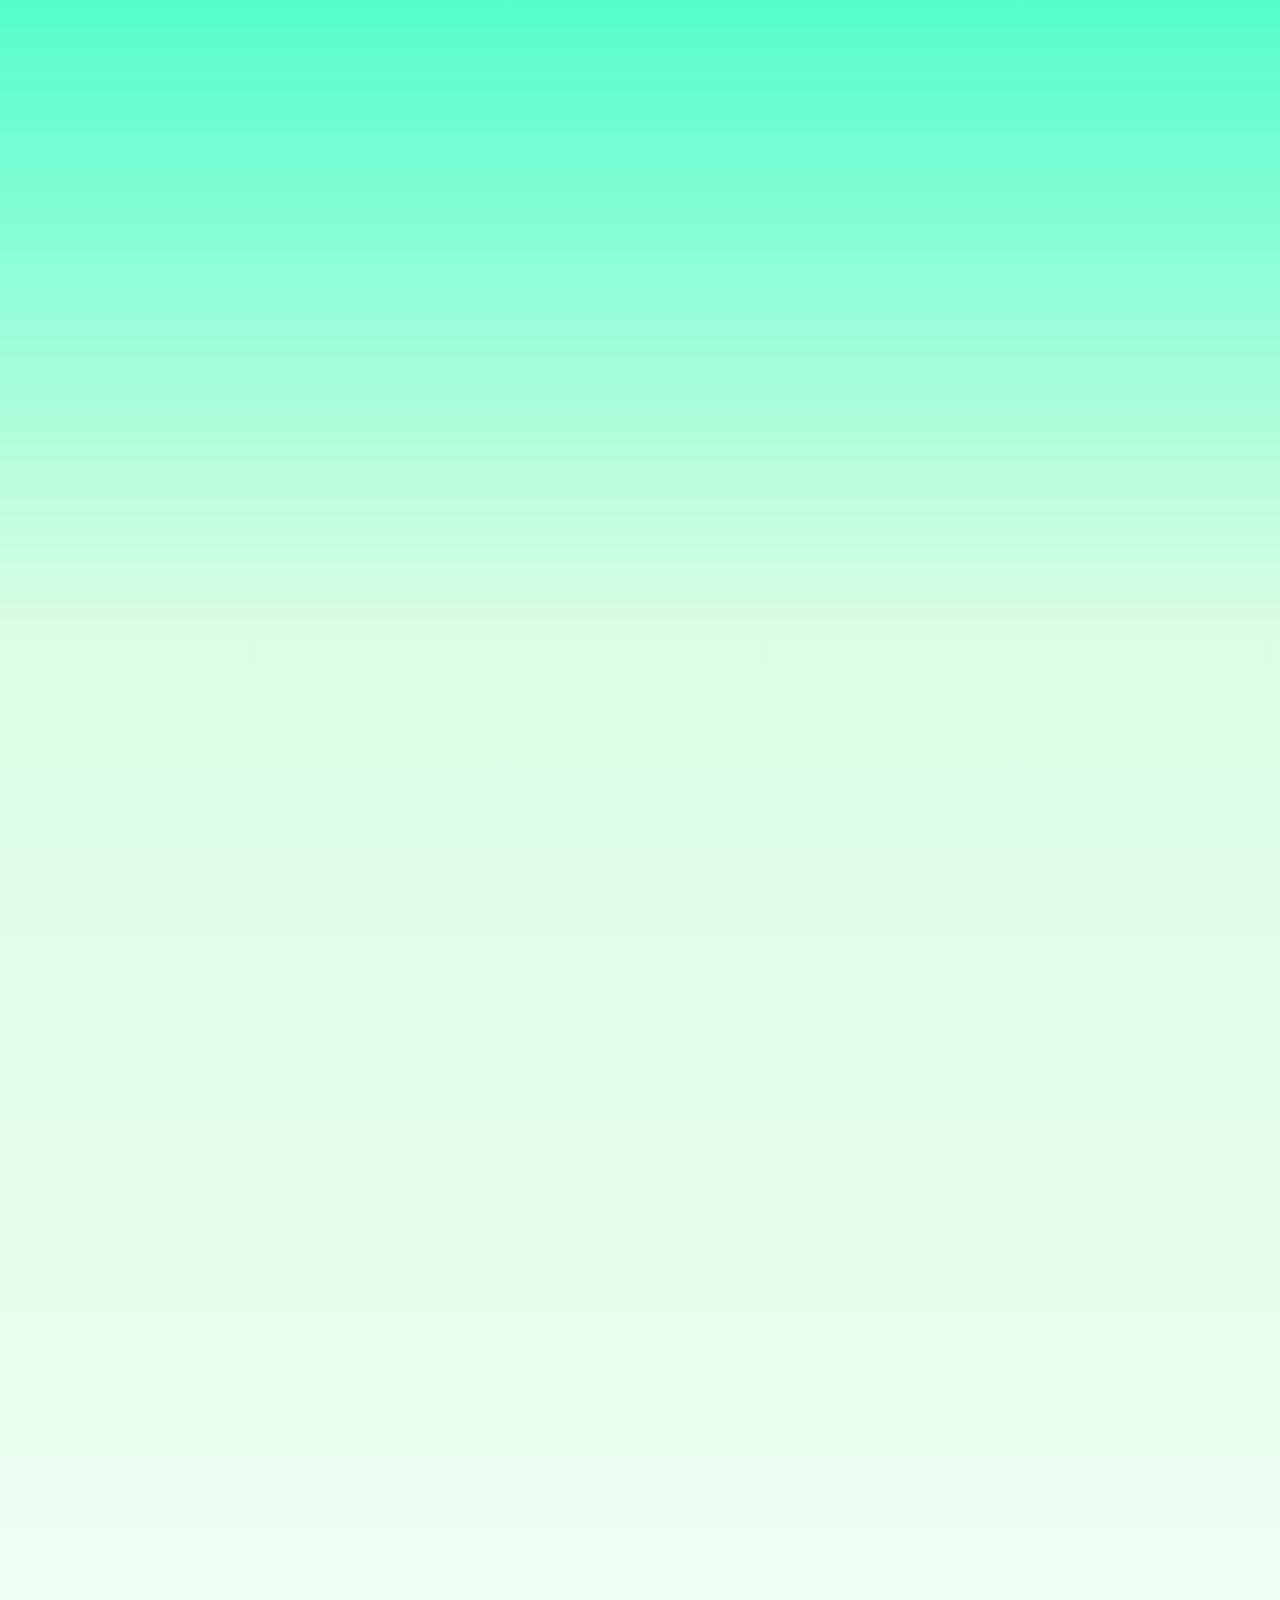
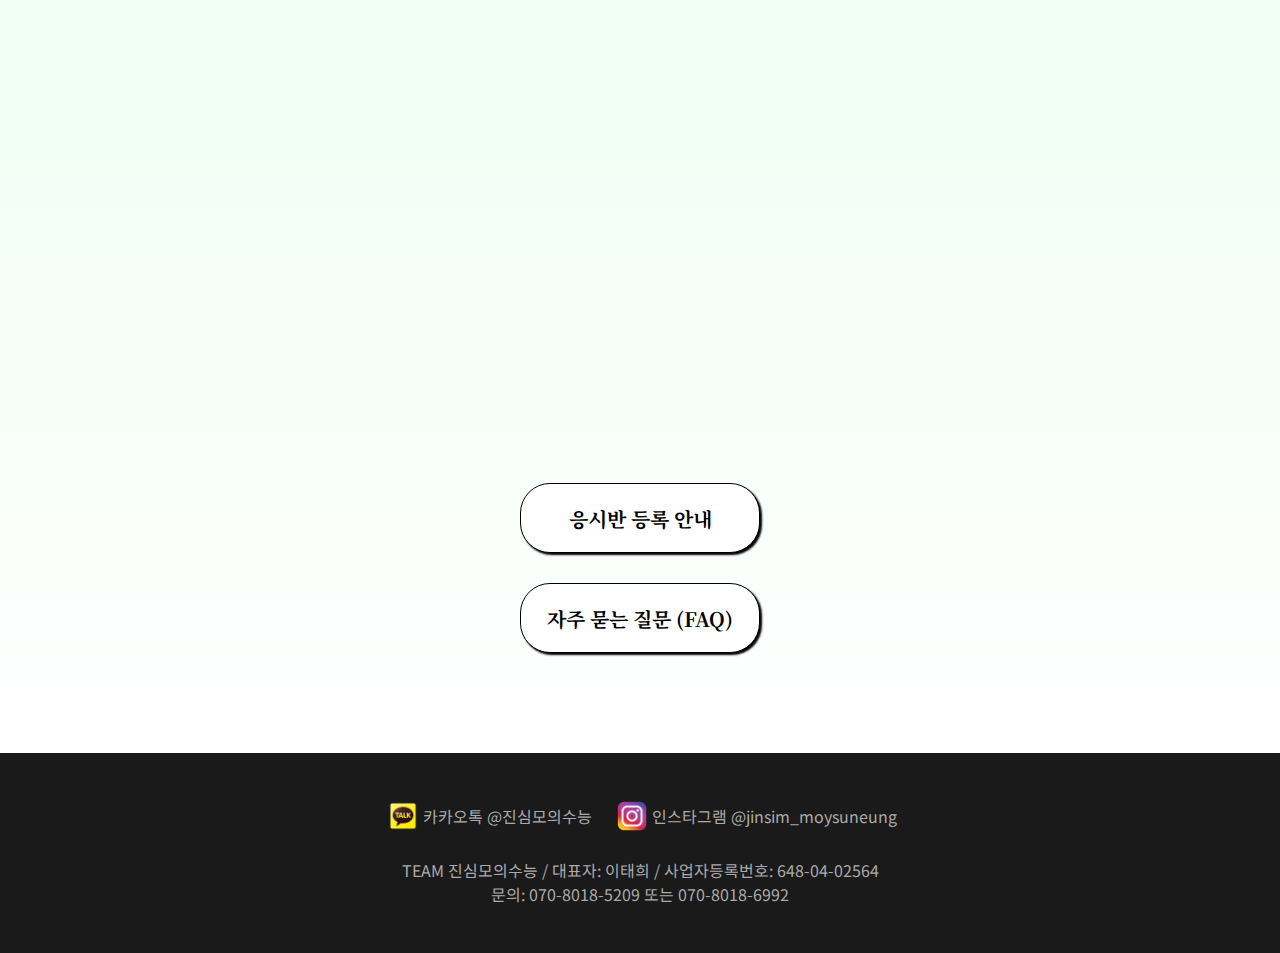
<file: index.html>
<!DOCTYPE html>
<html lang="en">
<head>
    <meta charset="UTF-8">
    <meta name="viewport" content="width=device-width, initial-scale=1.0">
    <meta property="og:image" content="meta-final-logo.png">
    <meta property="og:description" content="진심이 그 어떤 바람에도 흔들리지 않게.">
    <link rel="preconnect" href="https://fonts.googleapis.com">
    <link rel="preconnect" href="https://fonts.gstatic.com" crossorigin>
    <link href="https://fonts.googleapis.com/css2?family=Noto+Sans+KR:wght@400;700&family=Noto+Serif+KR:wght@400;700&display=swap" rel="stylesheet">
    <link rel="stylesheet" href="style.css">
    <link rel="shortcut icon" href="favicon.png">
    <title>진심 모의수능</title>
</head>


<body>
    <div class="container">
        <header>
            <div class="header">
                <a href="index.html"><img src="final-logo.png" class="logo"></a>
            </div>
        </header>
        <section class="content">
            <div class="grid">
                <div class="grid1"></div>
                <div class="grid2"></div>
            </div>
            <div>
            <p class="first-p">
            혼란의 2024학년도 입시,<br>
            대학을 가를 단 하나의 실수가<br>
            유년의 땀방울을 배신하지 않게,
            </p>
            <p>
            그래서<br>
            진심 모의수능 응시반은
            </p>
            <p>
            상위권 고3 학생들이 19년동안<br>
            경험해보지 못한<br>
            시험장의 싸늘한 공기에 무너지지 않게 하고자 합니다.
            </p>
            <p>
            진심 모의수능 응시반은
            </p>
            <p>
            몰입감을 방해하는<br>
            정해진 교재, 학원이 아닌
            </p>
            <p>
            <span>실제 학교 교실</span>에서<br>
            수능과 <span>동일한 시간</span>에<br>
            수험생이 <span>선호하는 모의고사</span>를<br>
            <span>직접 가져와서 응시</span>하는 
            </p>
            <p>
            <span>‘실전 수능 시뮬레이션’</span>을 제공합니다. 
            </p>
            <p>
            진심이 그 어떤 바람에도 흔들리지 않게.<br>
            모의수능 응시반을 대치동에서 모집 중에 있습니다.
            </p>
            </div>
        </section>
        <section class="buttons">
            <a class="button register" href="register.html">응시반 등록 안내</a>
            <a class="button faq" href="faq.html">자주 묻는 질문 (FAQ)</a>
        </section>
    </div>
    <footer class="footer">
    <div class="sns">
        <a href="http://pf.kakao.com/_JxoxjMG" target="_blank" class="sns-menu"><img src="kakaotalk.png">카카오톡 @진심모의수능</a>
        <a href="https://www.instagram.com/jinsim_moysuneung/" target="_blank" class="sns-menu"><img src="instagram.png">인스타그램 @jinsim_moysuneung</a>
    </div>
    
        TEAM 진심모의수능 / 대표자: 이태희 / 사업자등록번호: 648-04-02564<br>
        문의: 070-8018-5209 또는 070-8018-6992
    </footer>



    
</body>
</html>
</file>
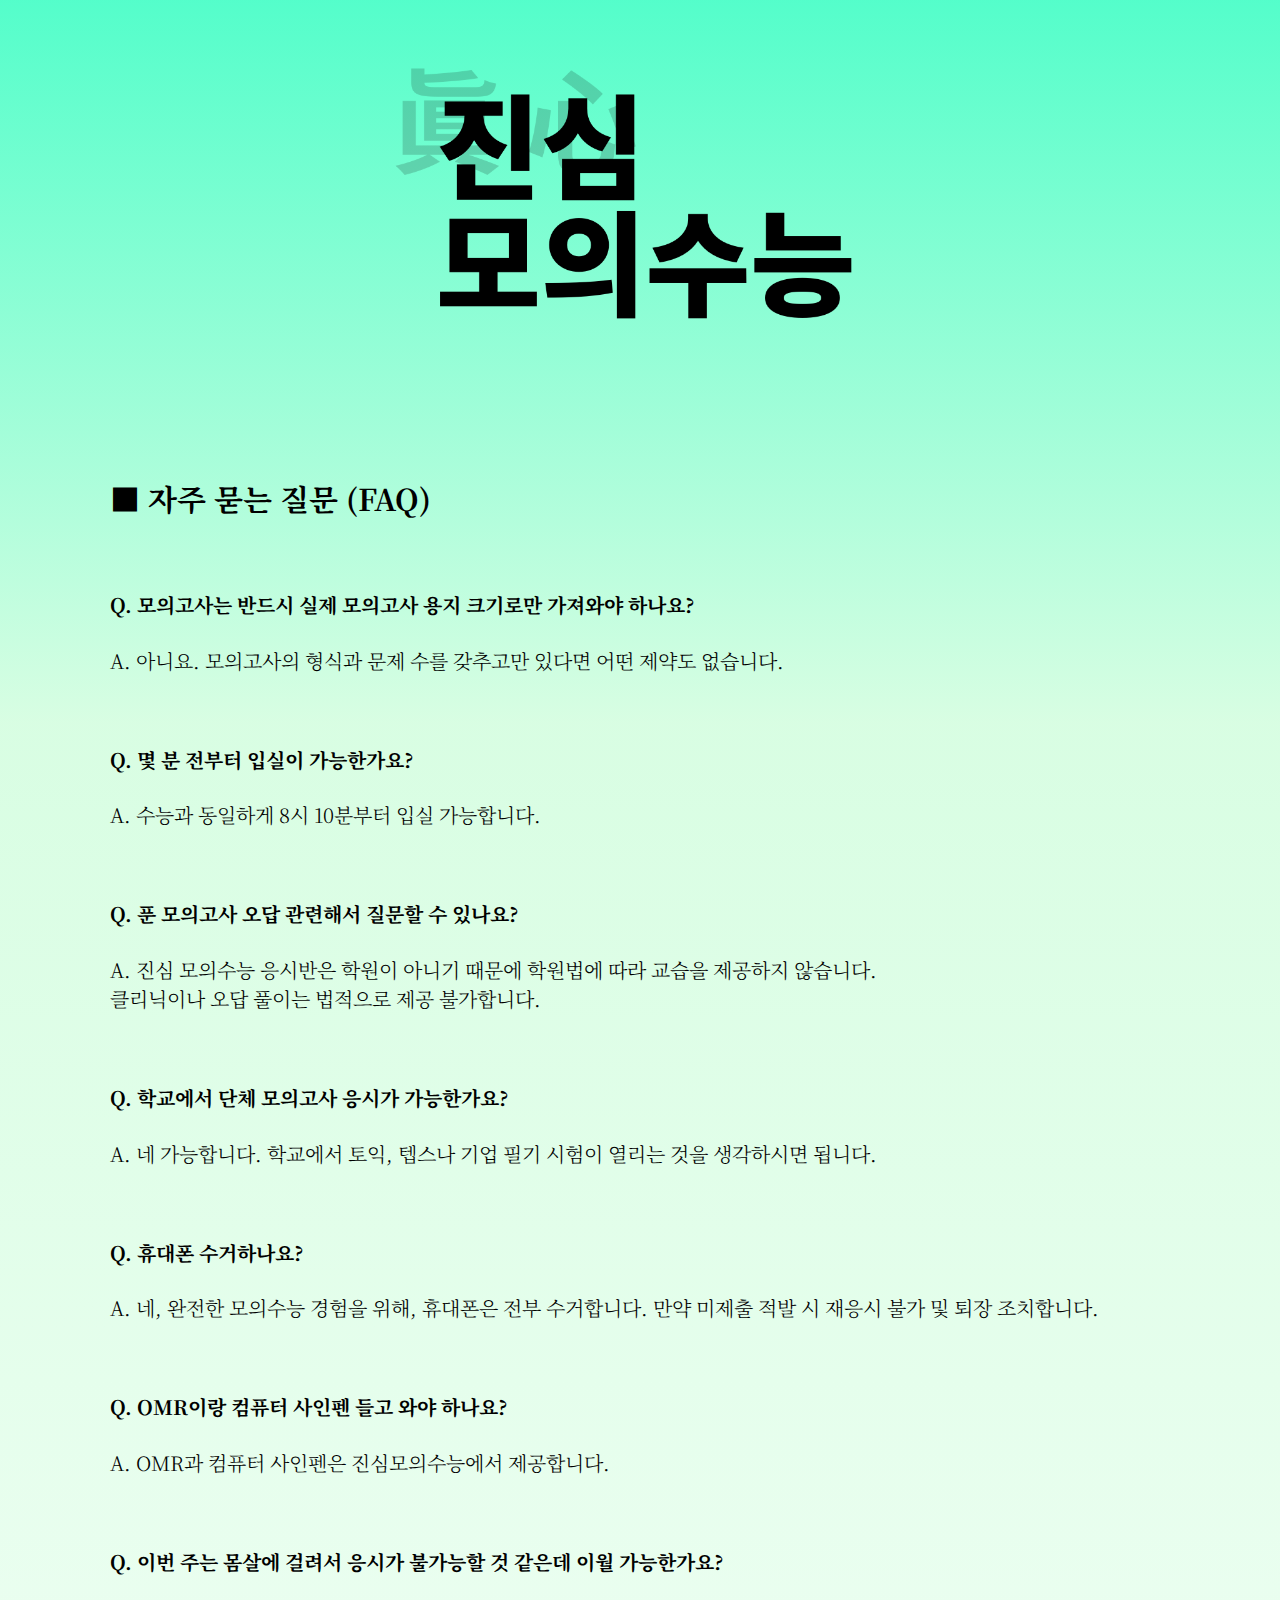
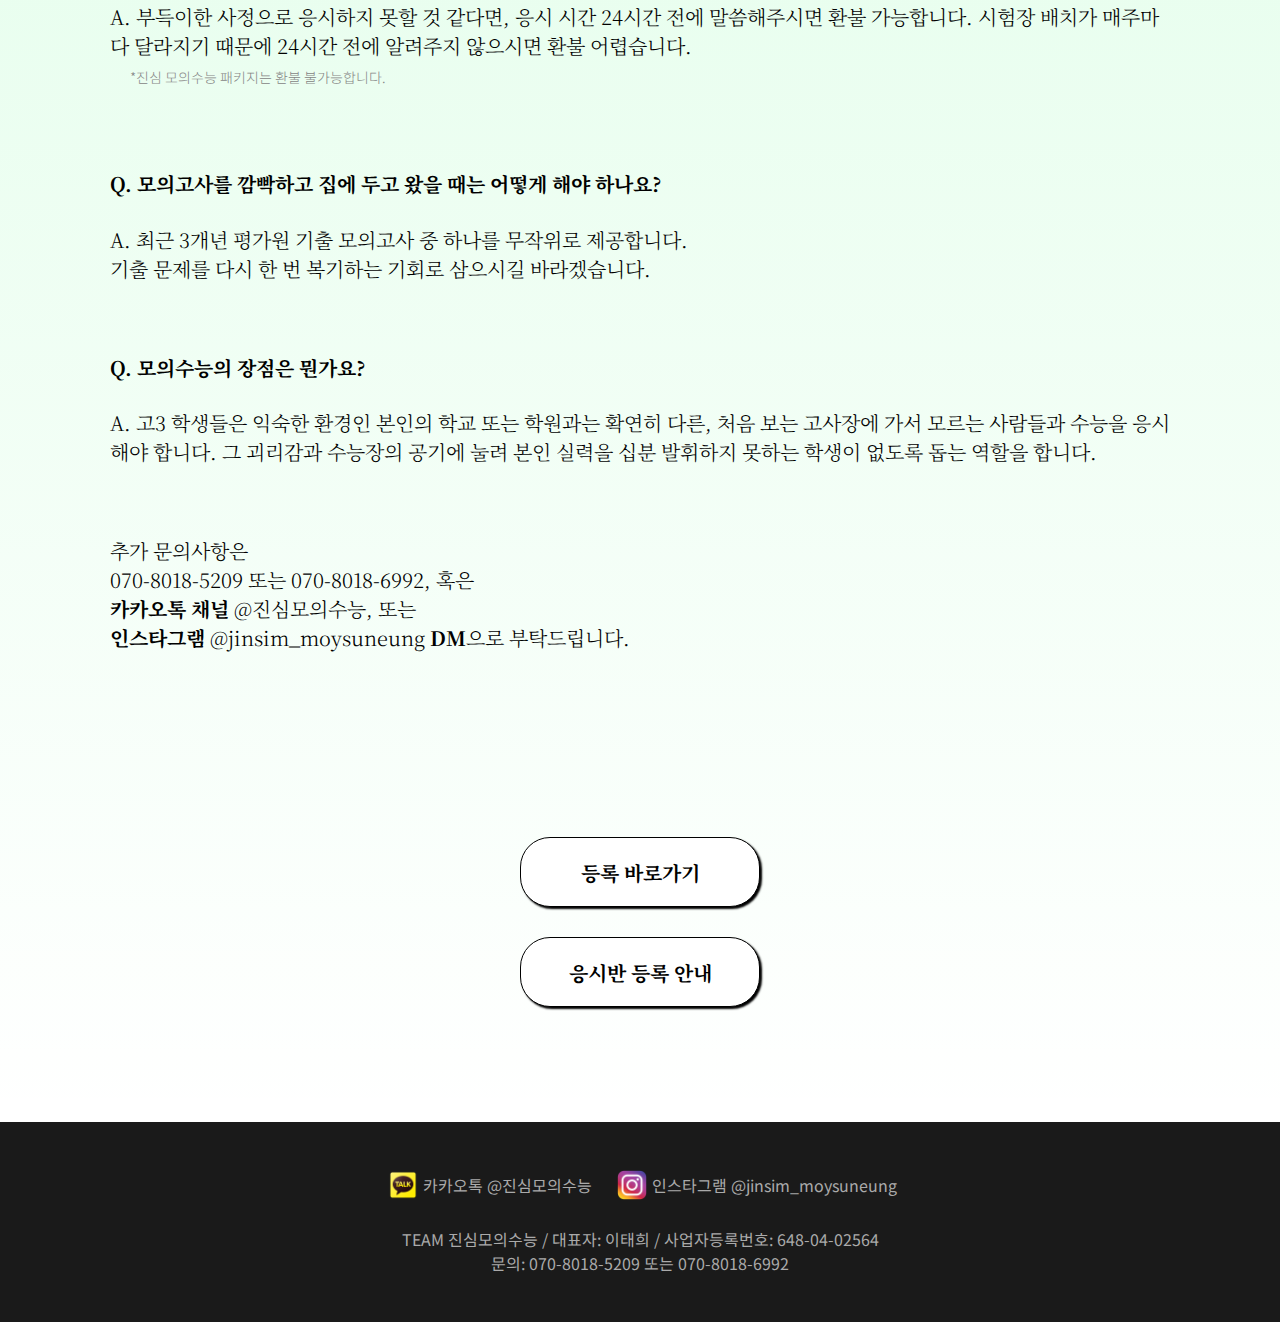
<file: faq.html>
<!DOCTYPE html>
<html lang="en">
<head>
    <meta charset="UTF-8">
    <meta name="viewport" content="width=device-width, initial-scale=1.0">
    <meta property="og:image" content="meta-final-logo.png">
    <meta property="og:description" content="진심이 그 어떤 바람에도 흔들리지 않게.">
    <link rel="preconnect" href="https://fonts.googleapis.com">
    <link rel="preconnect" href="https://fonts.gstatic.com" crossorigin>
    <link href="https://fonts.googleapis.com/css2?family=Noto+Sans+KR:wght@400;700&family=Noto+Serif+KR:wght@400;700&display=swap" rel="stylesheet">
    <link rel="stylesheet" href="style2.css">
    <link rel="shortcut icon" href="favicon.png">
    <title>진심 모의수능</title>
</head>


<body>
    <div class="container">
        <header>
            <div class="header">
                <a href="index.html"><img src="final-logo.png" class="logo"></a>
            </div>
        </header>
        <section class="content">
        <div>    
            <h2>■ 자주 묻는 질문 (FAQ)</h2>
            <div class="qna">
                <h4>Q. 모의고사는 반드시 실제 모의고사 용지 크기로만 가져와야 하나요?</h4>
                A. 아니요. 모의고사의 형식과 문제 수를 갖추고만 있다면 어떤 제약도 없습니다.
            </div>
            <div class="qna">
                <h4>Q. 몇 분 전부터 입실이 가능한가요?</h4>
                A. 수능과 동일하게 8시 10분부터 입실 가능합니다.
            </div>
            <div class="qna">    
                <h4>Q. 푼 모의고사 오답 관련해서 질문할 수 있나요?</h4>
                A. 진심 모의수능 응시반은 학원이 아니기 때문에 학원법에 따라 교습을 제공하지 않습니다.<br>
                클리닉이나 오답 풀이는 법적으로 제공 불가합니다.
            </div>
            <div class="qna">
                <h4>Q. 학교에서 단체 모의고사 응시가 가능한가요?</h4>
                A. 네 가능합니다. 학교에서 토익, 텝스나 기업 필기 시험이 열리는 것을 생각하시면 됩니다.
            </div>
            <div class="qna">
                <h4>Q. 휴대폰 수거하나요?</h4>
                A. 네, 완전한 모의수능 경험을 위해, 휴대폰은 전부 수거합니다. 만약 미제출 적발 시 재응시 불가 및 퇴장 조치합니다.
            </div>
            <div class="qna">    
                <h4>Q. OMR이랑 컴퓨터 사인펜 들고 와야 하나요?</h4>
                A. OMR과 컴퓨터 사인펜은 진심모의수능에서 제공합니다.
            </div>
            <div class="qna">    
                <h4>Q. 이번 주는 몸살에 걸려서 응시가 불가능할 것 같은데 이월 가능한가요?</h4>
                A. 부득이한 사정으로 응시하지 못할 것 같다면, 응시 시간 24시간 전에 말씀해주시면 환불 가능합니다.
                시험장 배치가 매주마다 달라지기 때문에 24시간 전에 알려주지 않으시면 환불 어렵습니다.<br>
                <span class="little">*진심 모의수능 패키지는 환불 불가능합니다.</span>
            </div>
            <div class="qna">    
                <h4>Q. 모의고사를 깜빡하고 집에 두고 왔을 때는 어떻게 해야 하나요?</h4>
                A. 최근 3개년 평가원 기출 모의고사 중 하나를 무작위로 제공합니다.<br>
                기출 문제를 다시 한 번 복기하는 기회로 삼으시길 바라겠습니다.
            </div>
            <div class="qna">    
                <h4>Q. 모의수능의 장점은 뭔가요?</h4>
                A. 고3 학생들은 익숙한 환경인 본인의 학교 또는 학원과는 확연히 다른,
                처음 보는 고사장에 가서 모르는 사람들과 수능을 응시해야 합니다.
                그 괴리감과 수능장의 공기에 눌려 본인 실력을 십분 발휘하지 못하는 학생이 없도록 돕는 역할을 합니다.
            </div>
            <p class="qna">
                추가 문의사항은<br>
                070-8018-5209 또는 070-8018-6992, 혹은<br>
                <span class="accent">카카오톡 채널</span> @진심모의수능, 또는<br>
                <span class="accent">인스타그램</span> @jinsim_moysuneung
                <span class="accent">DM</span>으로 부탁드립니다.
            </p>
        </div>
        </section>
        <section class="buttons">    
            <a href='https://docs.google.com/forms/d/e/1FAIpQLSdeh60H-NMUPPIKkvZt96O9qfNjVrV8Zgh1XJn8QKvV137kNA/viewform?usp=sf_link' target="_blank" class="google-form">등록 바로가기</a>
            <a href='register.html' class="google-form">응시반 등록 안내</a>
        </section>
        
            
        
        
    </div>
    <footer class="footer">
        <div class="sns">
            <a href="http://pf.kakao.com/_JxoxjMG" target="_blank" class="sns-menu"><img src="kakaotalk.png">카카오톡 @진심모의수능</a>
            <a href="https://www.instagram.com/jinsim_moysuneung/" target="_blank" class="sns-menu"><img src="instagram.png">인스타그램 @jinsim_moysuneung</a>
        </div>
        
        TEAM 진심모의수능 / 대표자: 이태희 / 사업자등록번호: 648-04-02564<br>
        문의: 070-8018-5209 또는 070-8018-6992
    </footer>



    
</body>
</html>
</file>
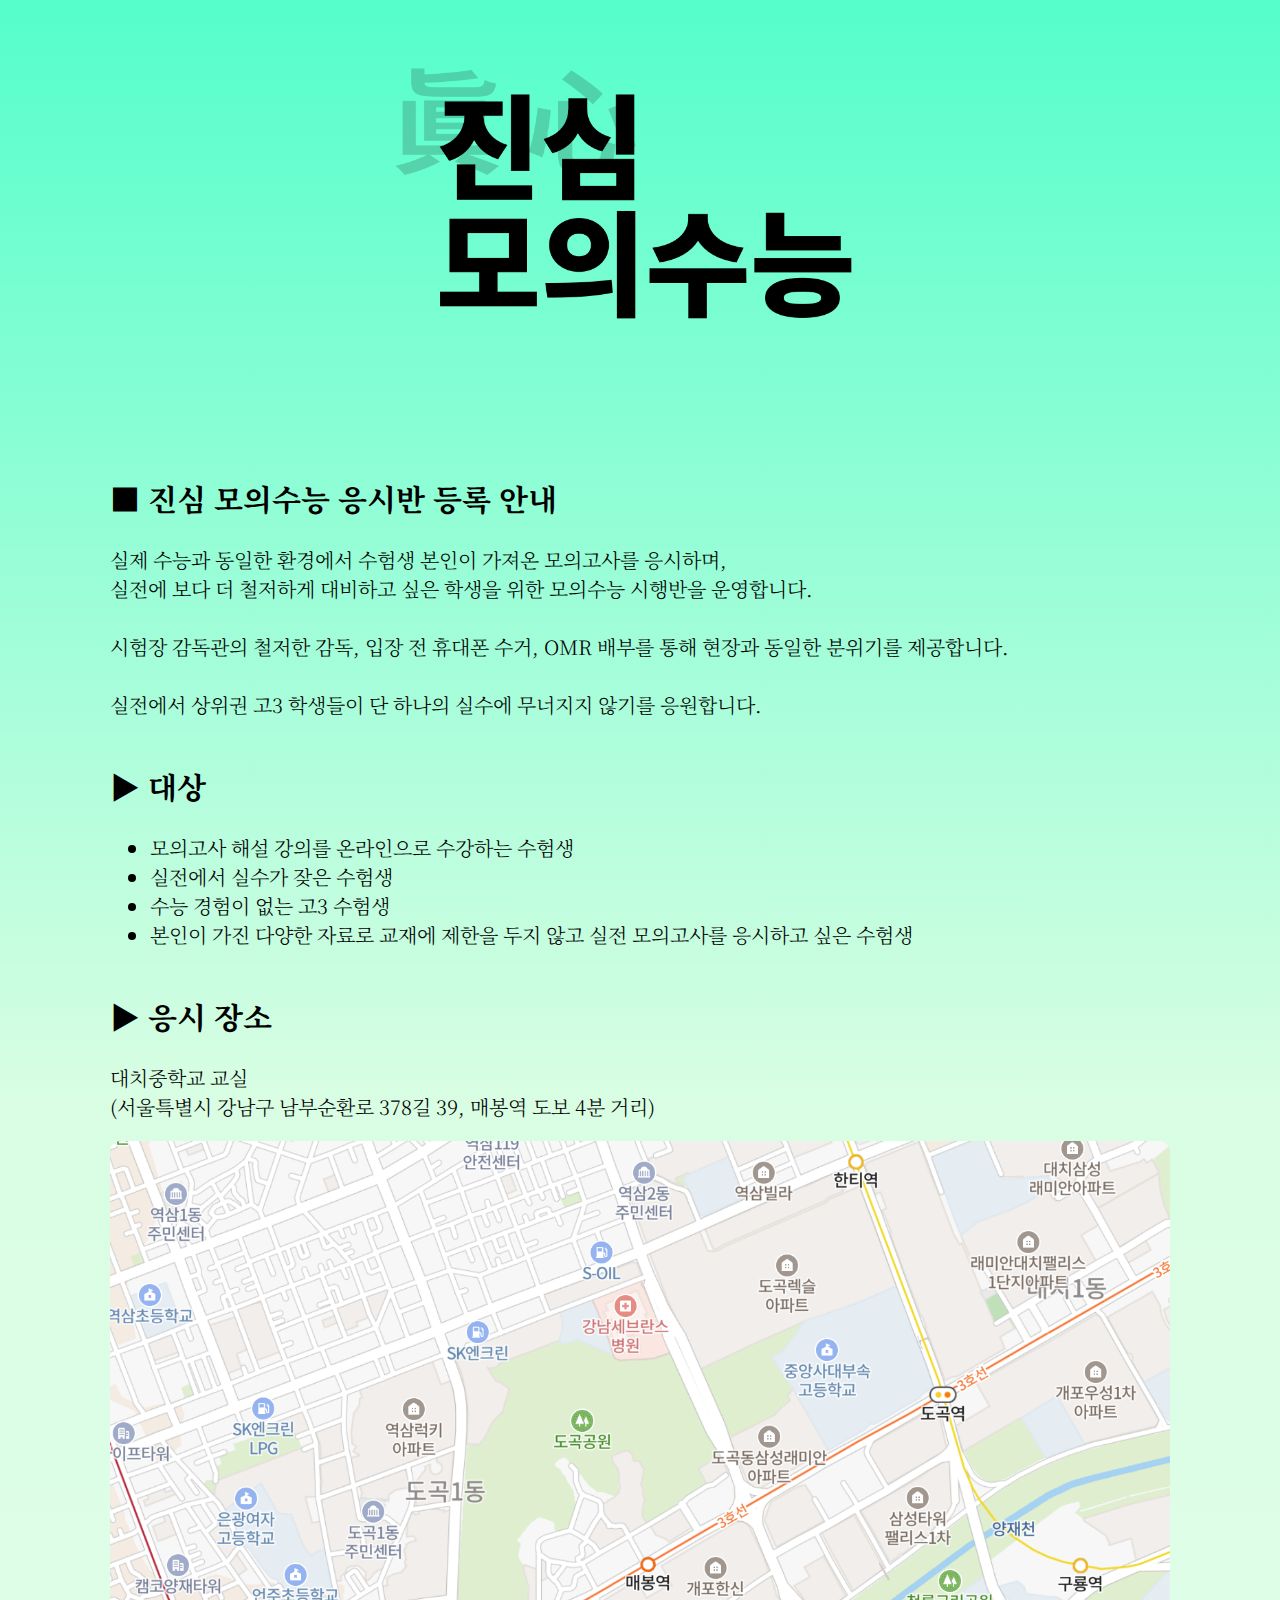
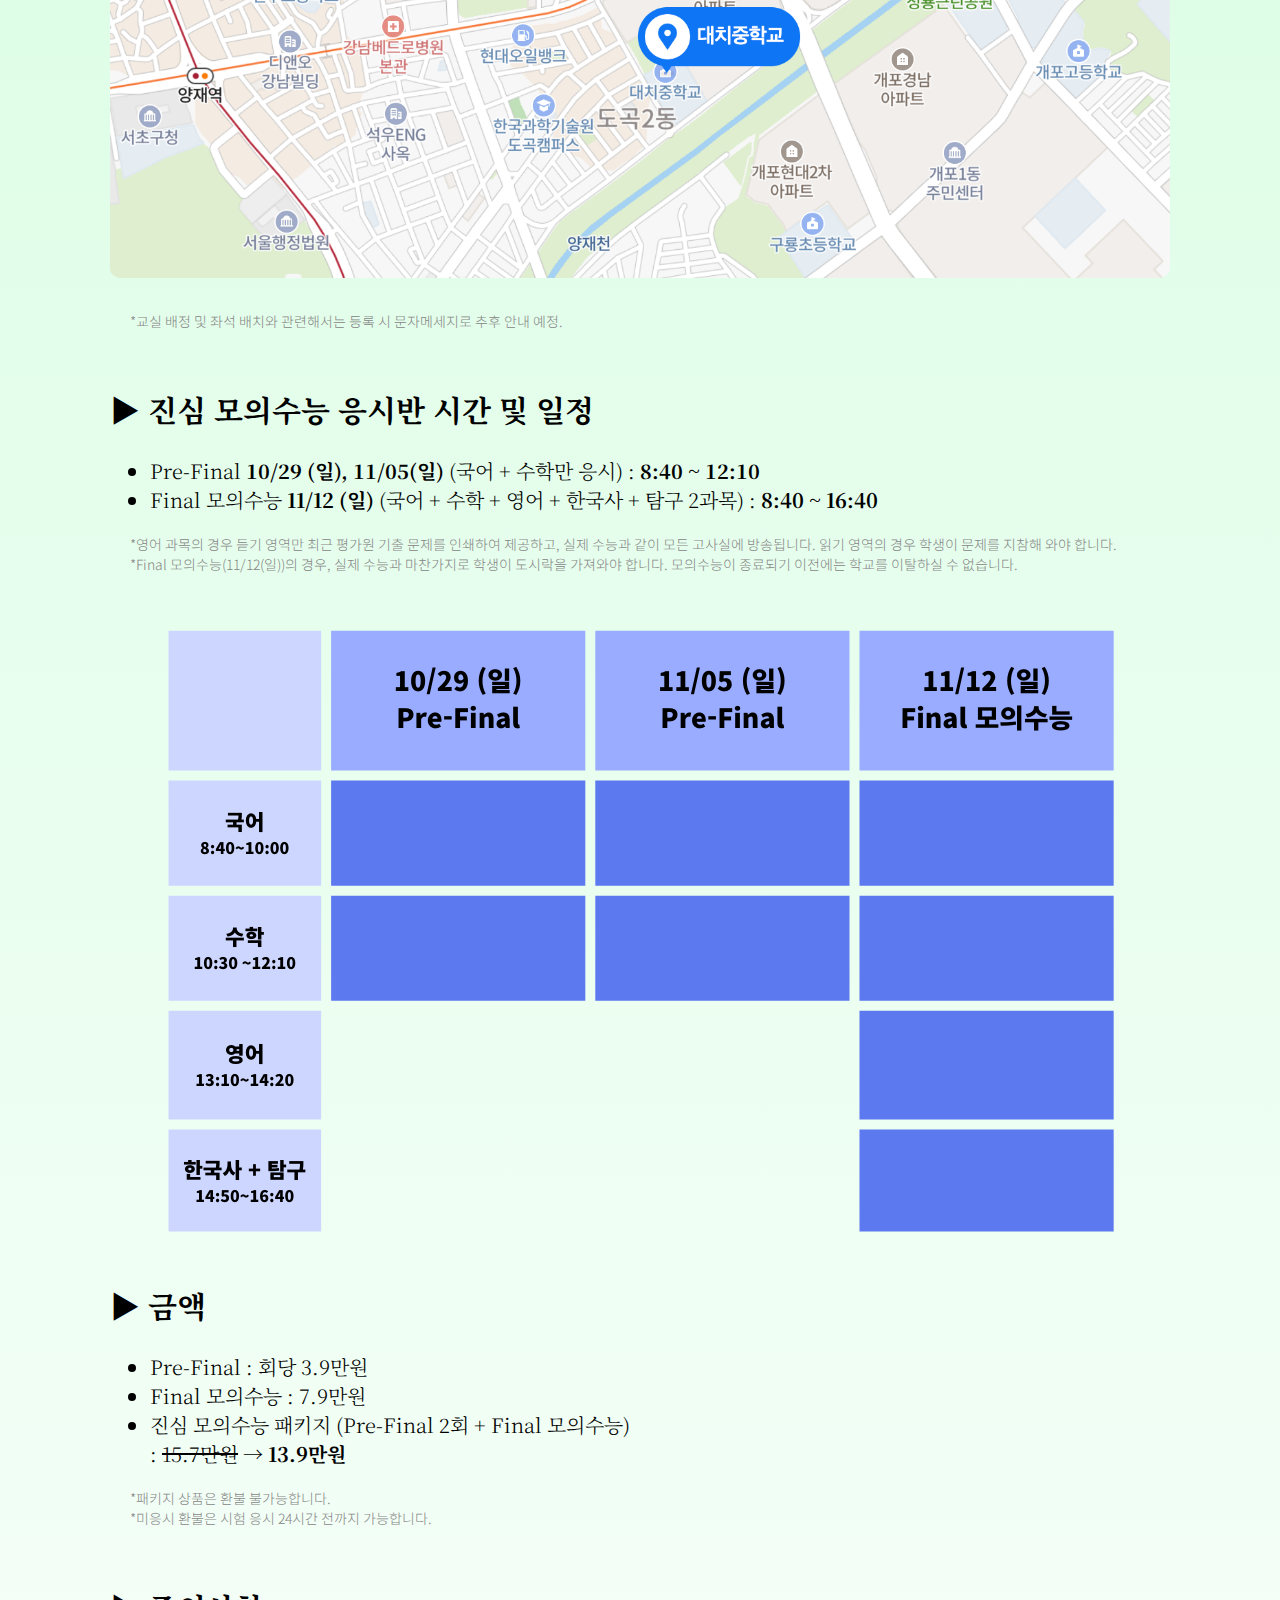
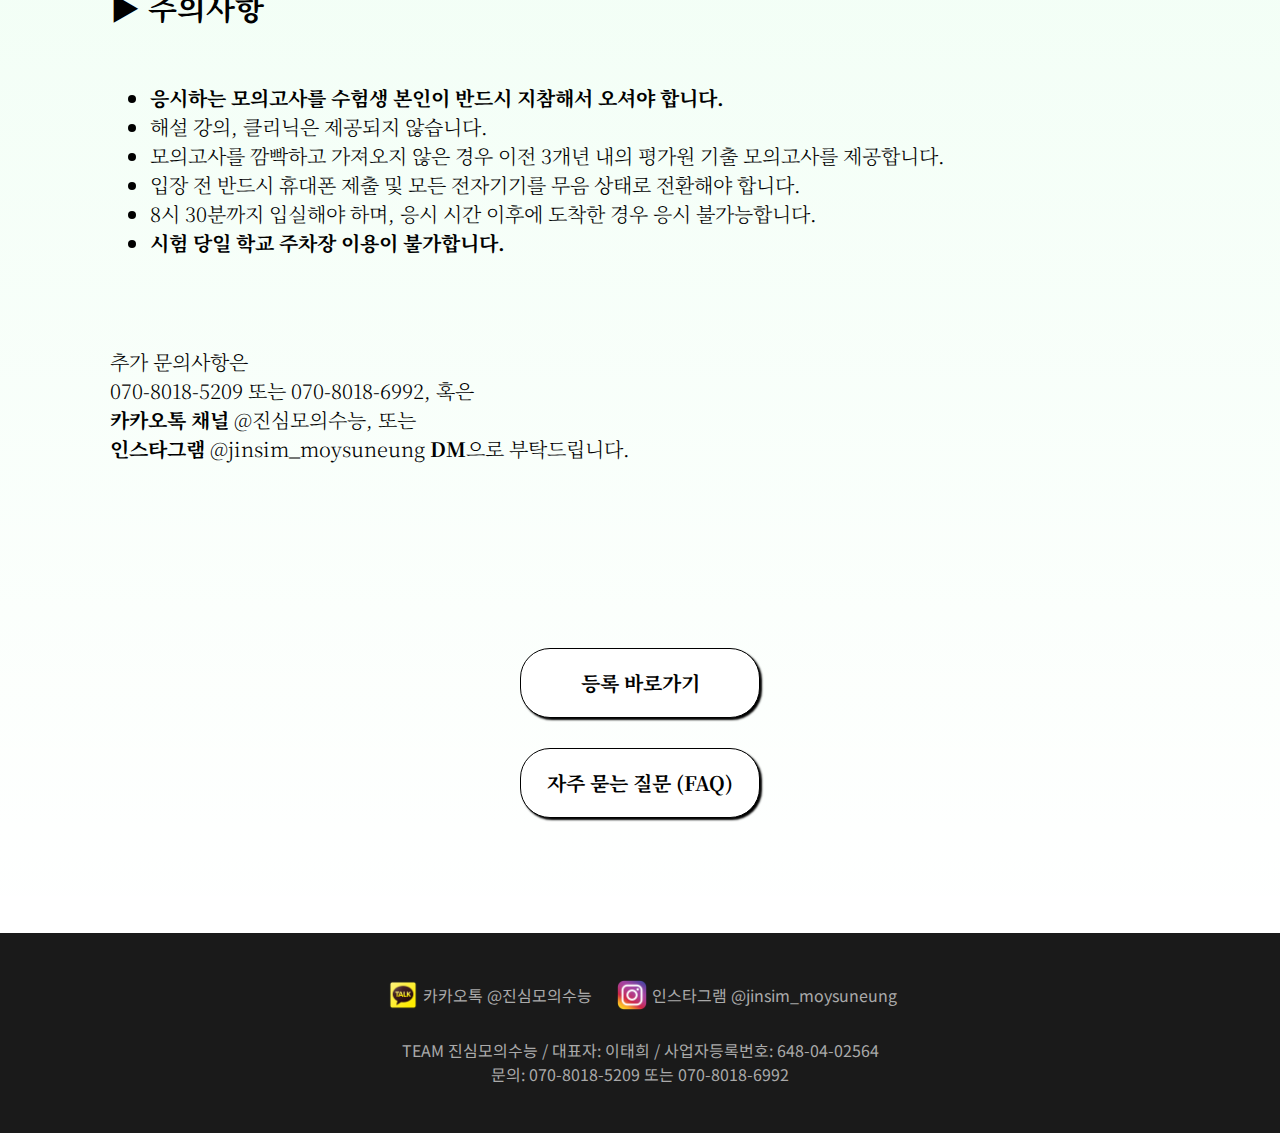
<file: register.html>
<!DOCTYPE html>
<html lang="en">
<head>
    <meta charset="UTF-8">
    <meta name="viewport" content="width=device-width, initial-scale=1.0">
    <meta property="og:image" content="meta-final-logo.png">
    <meta property="og:description" content="진심이 그 어떤 바람에도 흔들리지 않게.">
    <link rel="preconnect" href="https://fonts.googleapis.com">
    <link rel="preconnect" href="https://fonts.gstatic.com" crossorigin>
    <link href="https://fonts.googleapis.com/css2?family=Noto+Sans+KR:wght@400;700&family=Noto+Serif+KR:wght@400;700&display=swap" rel="stylesheet">
    <link rel="stylesheet" href="style2.css">
    <link rel="shortcut icon" href="favicon.png">
    <title>진심 모의수능</title>
</head>


<body>
    <div class="container">
        <header>
            <div class="header">
                <a href="index.html"><img src="final-logo.png" class="logo"></a>
            </div>
        </header>
        <section class="content">
        
            <div class="content-box">
                <h2>■ 진심 모의수능 응시반 등록 안내</h2>
                <p>​실제 수능과 동일한 환경에서 수험생 본인이 가져온 모의고사를 응시하며,<br>
                    실전에 보다 더 철저하게 대비하고 싶은 학생을 위한 모의수능 시행반을 운영합니다.<br><br>
                    시험장 감독관의 철저한 감독, 입장 전 휴대폰 수거, OMR 배부를 통해 현장과 동일한 분위기를 제공합니다.<br><br>
                    ​실전에서 상위권 고3 학생들이 단 하나의 실수에 무너지지 않기를 응원합니다.</p>
            </div>  
            <div class="content-box">  
                <h2>​▶ 대상</h2>
                <ul>
                    <li>모의고사 해설 강의를 온라인으로 수강하는 수험생</li>
                    <li>실전에서 실수가 잦은 수험생</li>
                    <li>수능 경험이 없는 고3 수험생</li>
                    <li>본인이 가진 다양한 자료로 교재에 제한을 두지 않고 실전 모의고사를 응시하고 싶은 수험생</li>
                </ul>
            </div>
            <div class="content-box">
                <h2>​▶ 응시 장소</h2>
                <p>
                    대치중학교 교실<br>
                    (서울특별시 강남구 남부순환로 378길 39, 매봉역 도보 4분 거리)
                </p>
                <img src="map.png" class="map">
                <p><span class="little">
                    *교실 배정 및 좌석 배치와 관련해서는 등록 시 문자메세지로 추후 안내 예정.</span>
                </p>
            </div>
            <div class="content-box">
                <h2>▶ 진심 모의수능 응시반 시간 및 일정</h2>
                <ul>
                    <li>Pre-Final <span class="accent">10/29 (일), 11/05(일)</span> (국어 + 수학만 응시) : <span class="accent">8:40 ~ 12:10</span>
                    <li>Final 모의수능 <span class="accent">11/12 (일)</span> (국어 + 수학 + 영어 + 한국사 + 탐구 2과목) : <span class="accent">8:40 ~ 16:40</span>
                </ul>
                <p><span class="little">
                    *영어 과목의 경우 듣기 영역만 최근 평가원 기출 문제를 인쇄하여 제공하고, 실제 수능과 같이 모든 고사실에 방송됩니다.
                    읽기 영역의 경우 학생이 문제를 지참해 와야 합니다.<br>
                    *Final 모의수능(11/12(일))의 경우, 실제 수능과 마찬가지로 학생이 도시락을 가져와야 합니다.
                    모의수능이 종료되기 이전에는 학교를 이탈하실 수 없습니다.</span>
                </p>
                <div class="schedule-container"><img src="schedule.png" class="schedule"></div>
            </div>
            <div class="content-box">
                <h2>​▶ 금액</h2>
                <ul>
                    <li>Pre-Final : 회당 3.9만원</li>
                    <li>Final 모의수능 : 7.9만원</li>
                    <li>진심 모의수능 패키지 (Pre-Final 2회 + Final 모의수능)<br>
                    : <span class="crossline">15.7만원</span> &rarr; <span class="accent">13.9만원</span></li>
                </ul>
                <p><span class="little">
                ​*패키지 상품은 환불 불가능합니다.<br>
                *미응시 환불은 시험 응시 24시간 전까지 가능합니다.</span>
                </p>
                
            </div> 
            <div class="content-box">   
                <h2>​▶ 주의사항</h2>
                <ul>
                    ​<li><span class="accent">응시하는 모의고사를 수험생 본인이 반드시 지참해서 오셔야 합니다.</span></li>
                    <li>해설 강의, 클리닉은 제공되지 않습니다.</li>
                    <li>모의고사를 깜빡하고 가져오지 않은 경우 이전 3개년 내의 평가원 기출 모의고사를 제공합니다.</li>
                    <li>입장 전 반드시 휴대폰 제출 및 모든 전자기기를 무음 상태로 전환해야 합니다.</li>
                    <li>8시 30분까지 입실해야 하며, 응시 시간 이후에 도착한 경우 응시 불가능합니다.</li>
                    <li><span class="accent">시험 당일 학교 주차장 이용이 불가합니다.</span></li>
                </ul>
            </div>
            <p class="qna">
                추가 문의사항은<br>
                070-8018-5209 또는 070-8018-6992, 혹은<br>
                <span class="accent">카카오톡 채널</span> @진심모의수능, 또는<br>
                <span class="accent">인스타그램</span> @jinsim_moysuneung
                <span class="accent">DM</span>으로 부탁드립니다.
            </p>
        
        </section>

        <section class="buttons">    
            <a href='https://docs.google.com/forms/d/e/1FAIpQLSdeh60H-NMUPPIKkvZt96O9qfNjVrV8Zgh1XJn8QKvV137kNA/viewform?usp=sf_link' target="_blank" class="google-form">등록 바로가기</a>
            <a href='faq.html' class="google-form">자주 묻는 질문 (FAQ)</a>
        </section>
        
    </div>
    <footer class="footer">
        <div class="sns">
            <a href="http://pf.kakao.com/_JxoxjMG" target="_blank" class="sns-menu"><img src="kakaotalk.png">카카오톡 @진심모의수능</a>
            <a href="https://www.instagram.com/jinsim_moysuneung/" target="_blank" class="sns-menu"><img src="instagram.png">인스타그램 @jinsim_moysuneung</a>
        </div>
        
        TEAM 진심모의수능 / 대표자: 이태희 / 사업자등록번호: 648-04-02564<br>
        문의: 070-8018-5209 또는 070-8018-6992
    </footer>



    
</body>
</html>
</file>
<file: style.css>
* {
        box-sizing: border-box;
    }

    body {
        margin: 0 auto;
        font-family: 'Noto Sans KR', sans-serif;
        
    }

    .container {
        background: linear-gradient(180deg, rgba(0, 253, 177, 0.67) 0%, rgba(14, 246, 79, 0.16) 26.56%, rgba(56, 226, 103, 0.00) 100%);
        padding-bottom: 80px;
    }

    .landing-link {
        text-decoration: none;
        color: #000000;
        
        padding: 10px 20px;
    }

    .header, .grid {
        opacity: 0;
        animation: fadeIn 1s ease-in-out forwards;
    }

    .header {
        text-align: center;
    }

    .logo {
        width: 500px;
        padding-top: 50px;
        
    }

    .content {
        padding: 100px 20px 0;
        font-size: 20px;
        font-weight: 300;
        font-family: 'Noto Serif KR', sans-serif;
        display: flex;
        flex-direction: column;
        align-items: center;
    }

    .content span {
        font-weight: 700;
    }



    .grid {
        height: 200px;
        display: grid;
        grid-template-columns: 1fr 1fr;
        margin: 100px 0 260px;
    }

    .grid1 {
        border-right: 1px solid #000000;
    }

    

    .content p {
        margin: 50px auto;
        opacity: 0;
        animation: fadeIn 1s ease-in-out forwards;
    }

    @keyframes fadeIn {
        from {
            opacity: 0;
        }
        to {
            opacity: 1;
        }
    }

    .buttons {
        padding: 100px 20px 20px;
        text-align: center;
        display: flex;
        flex-direction: column;
        align-items: center;
        justify-content: space-between;
    }

    .button {
        font-family: 'Noto Serif KR';
        font-size: 20px;
        border-radius: 30px;
        display: flex;
        flex-direction: column;
        justify-content: center;
        background-color: #ffffff;
        text-decoration: none;
        width: 240px;
        height: 70px;
        color: #000000;
        
        font-weight: 700;
        border: 1px solid #000000;
        box-shadow: 2px 2px 2px;
        cursor: pointer;
        transition: background-color 0.3s;
    }

    .button:hover {
        background-color: #d1ffd3;
    }

    .button.register {
        margin-bottom: 30px;
    }

    .footer {
        background-color: #1a1a1a;
        height: 200px;
        text-align: center;
        color: #aaaaaa;
        display: flex;
        flex-direction: column;
        justify-content: space-evenly;
        align-items: center;
        padding-top: 20px;
        padding-bottom: 20px;
        
    }

    .sns {
        width: 80%;
        margin: 0 auto;
        display: flex;
        justify-content: center;
        
    }

    .sns img {
        width: 30px;
        margin: 0 5px;
    }

    .sns-menu {
        margin: 0 10px;
        display: flex;
        align-items: center;
        text-decoration: none;
        color: #aaaaaa;
    }

@media (max-width: 767px)
{
    .logo {
        width: 250px;
    }
    
    .footer {
        font-size: 12px;
    }

    .content {
        font-size: 15px;
    }
    

}
</file>
<file: style2.css>
* {
        box-sizing: border-box;
    }

    body {
        margin: 0 auto;
        font-family: 'Noto Sans KR', sans-serif;
        
    }

    .container {
        background: linear-gradient(180deg, rgba(0, 253, 177, 0.67) 0%, rgba(14, 246, 79, 0.16) 26.56%, rgba(56, 226, 103, 0.00) 100%);
        padding-bottom: 80px;
    }

    .header {
        text-align: center;
    }

    .logo {
        width: 500px;
        padding-top: 50px;
        
    }

    .qna {
        margin: 70px 0px;
    }

    .accent {
        font-weight: 700;
    }

    .crossline {
        text-decoration: line-through;
    }

    .schedule-container {
        width: 100%;
        display: flex;
        justify-content: center;
    }

   
    .schedule {
        max-width: 100%;
    }

    .map {
        max-width: 100%;
        border-radius: 10px;
    }
   
 

    .content {
        padding: 100px 110px 0;
        font-size: 20px;
        font-weight: 300;
        font-family: 'Noto Serif KR', sans-serif;
        display: flex;
        flex-direction: column;
        
    }



    .grid {
        height: 200px;
        display: grid;
        grid-template-columns: 1fr 1fr;
        margin: 100px 0 260px;
    }

    .grid1 {
        border-right: 1px solid #000000;
    }

    

    

    

    .buttons {
        padding: 100px 20px 20px;
        text-align: center;
        display: flex;
        flex-direction: column;
        align-items: center;
        justify-content: space-between;
    }

    .button {
        font-family: 'Noto Serif KR';
        font-size: 20px;
        border-radius: 20px;
        display: flex;
        flex-direction: column;
        justify-content: center;
        background-color: #446d57;
        text-decoration: none;
        width: 240px;
        height: 80px;
        color: #eeffee;
        
        font-weight: 700;

    }

    .button.register {
        margin-bottom: 30px;
    }

    .google-form {
        font-family: 'Noto Serif KR', sans-serif;
        font-size: 20px;
        width: 240px;
        height: 70px;
        margin: 15px auto;
        display: flex;
        flex-direction: row;
        justify-content: center;
        align-items: center;
        text-decoration: none;
        background-color: #ffffff;
        color: #000000;
        padding: 12px 24px;
        font-weight: 700;
        border: 1px solid #000000;
        border-radius: 30px;
        cursor: pointer;
        transition: background-color 0.3s;
        box-shadow: 2px 2px 2px;
    }

    .google-form:hover {
        background-color: #d1ffd3;
    }

    .footer {
        background-color: #1a1a1a;
        height: 200px;
        text-align: center;
        color: #aaaaaa;
        display: flex;
        flex-direction: column;
        justify-content: space-evenly;
        align-items: center;
        padding-top: 20px;
        padding-bottom: 20px;
    }

    .sns {
        width: 80%;
        margin: 0 auto;
        display: flex;
        justify-content: center;
        
    }

    .sns img {
        width: 30px;
        margin: 0 5px;
    }

    .sns-menu {
        margin: 0 10px;
        display: flex;
        align-items: center;
        text-decoration: none;
        color: #aaaaaa;
    }

    .little {
        display: inline-block;
        font-size: 14px;
        font-family: 'Noto Sans KR', sans-serif;
        color: #858585;
        padding-left: 20px;
        
        margin-bottom: 12px;
    }

    .little-insta {
        font-weight: 700;
        color: #858585;
    }

    
@media (max-width: 767px)
{
    .logo {
        width: 250px;
    }

    .footer {
        font-size: 12px;
    }

    .content {
        padding: 100px 40px 0;
        font-size: 15px;
    }

    .qna {
        margin: 50px 0;
    }

    .little {
        font-size: 12px;
    }

}
</file>
